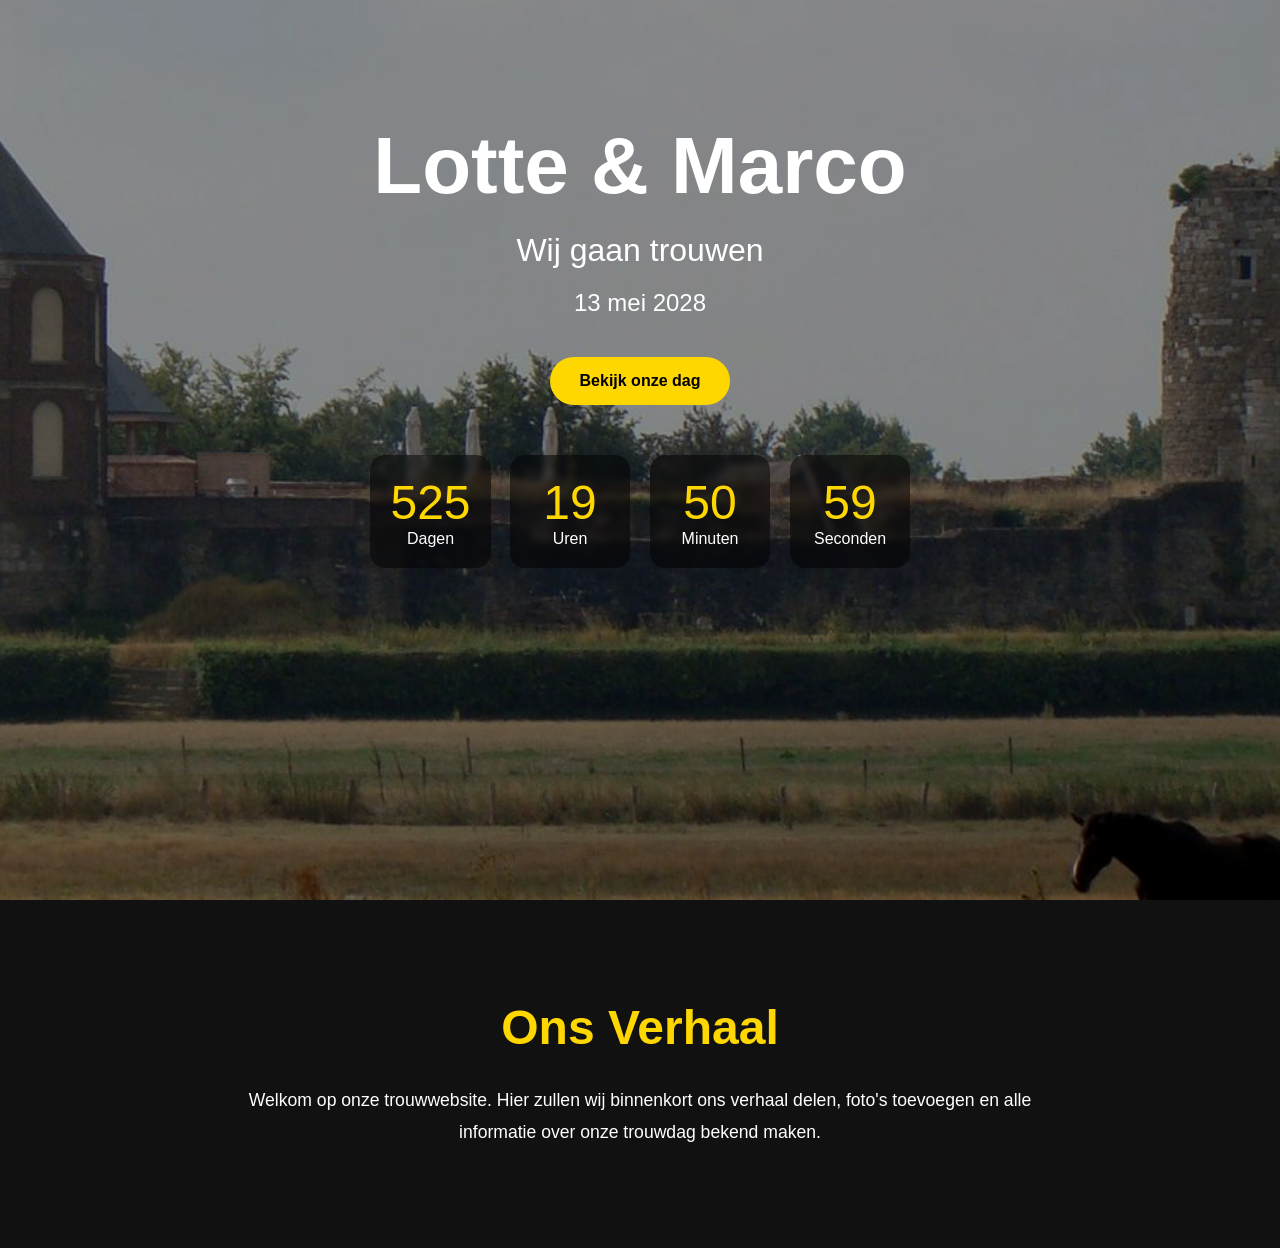
<file: index.html>
<!DOCTYPE html>
<html lang="nl">

<head>
    <meta charset="UTF-8">
    <meta name="viewport" content="width=device-width, initial-scale=1.0">
    <title>Lotte & Marco | Trouwen</title>

    <link rel="stylesheet" href="style.css">
</head>

<body>

    <section class="hero">

        <div class="overlay">

            <h1>Lotte & Marco</h1>

            <p class="subtitle">
                Wij gaan trouwen
            </p>

            <p class="date">
                13 mei 2028
            </p>

            <a href="timeline.html" class="button">
                Bekijk onze dag
            </a>

            <div id="timer">

                <div>
                    <span id="days">0</span>
                    <p>Dagen</p>
                </div>

                <div>
                    <span id="hours">0</span>
                    <p>Uren</p>
                </div>

                <div>
                    <span id="minutes">0</span>
                    <p>Minuten</p>
                </div>

                <div>
                    <span id="seconds">0</span>
                    <p>Seconden</p>
                </div>

            </div>

        </div>

    </section>

    <section id="story">

        <h2>Ons Verhaal</h2>

        <p>
            Welkom op onze trouwwebsite.
            Hier zullen wij binnenkort ons verhaal delen,
            foto's toevoegen en alle informatie over onze
            trouwdag bekend maken.
        </p>

    </section>

    <script src="script.js"></script>

</body>

</html>
</file>
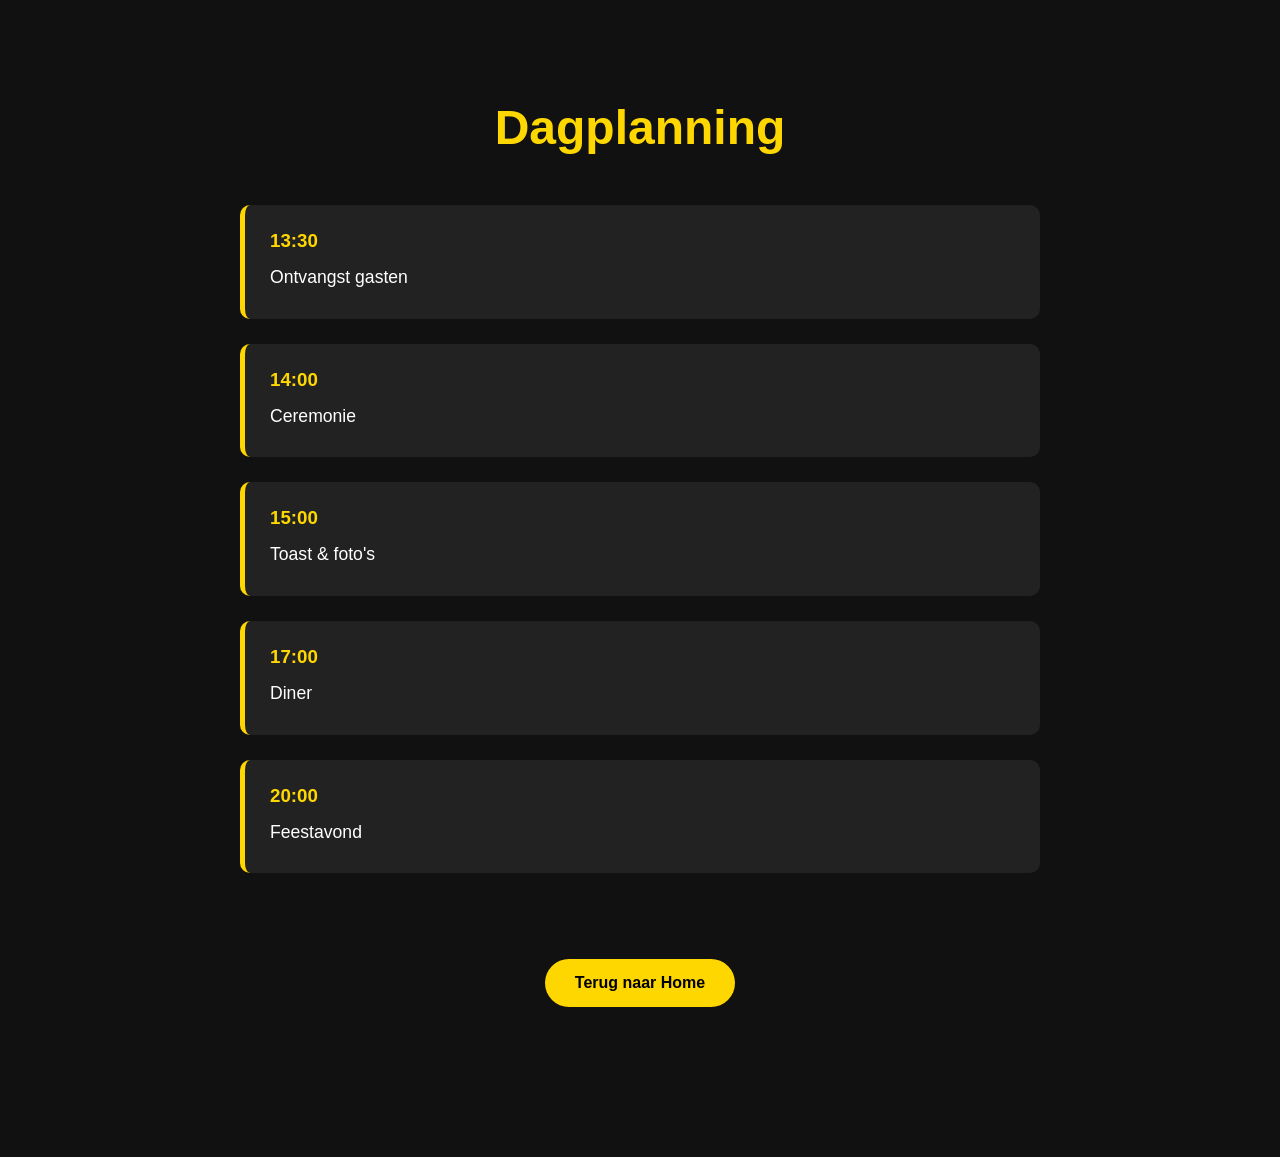
<file: timeline.html>
<!DOCTYPE html>
<html lang="nl">

<head>
    <meta charset="UTF-8">
    <meta name="viewport" content="width=device-width, initial-scale=1.0">

    <title>Onze Trouwdag</title>

    <link rel="stylesheet" href="style.css">
</head>

<body>

    <section id="story">

        <h2>Dagplanning</h2>

        <div class="timeline">

            <div class="timeline-item">
                <h3>13:30</h3>
                <p>Ontvangst gasten</p>
            </div>

            <div class="timeline-item">
                <h3>14:00</h3>
                <p>Ceremonie</p>
            </div>

            <div class="timeline-item">
                <h3>15:00</h3>
                <p>Toast & foto's</p>
            </div>

            <div class="timeline-item">
                <h3>17:00</h3>
                <p>Diner</p>
            </div>

            <div class="timeline-item">
                <h3>20:00</h3>
                <p>Feestavond</p>
            </div>

        </div>

        <br><br>

        <a href="index.html" class="button">
            Terug naar Home
        </a>

    </section>

</body>

</html>
</file>
<file: style.css>
*{
    margin:0;
    padding:0;
    box-sizing:border-box;
}

body{
    font-family:Arial, sans-serif;
    background:#111;
    color:white;
}

.hero{
    height:100vh;

    background-image:
    linear-gradient(
    rgba(0,0,0,0.4),
    rgba(0,0,0,0.4)),
    url("images/website achtergond(en)/Montfort-Banner.jpg");

    background-size:cover;
    background-position:center;

    display:flex;

    justify-content:center;
    align-items:flex-start;

    text-align:center;
}

.overlay{
    max-width:1000px;
    margin-top:120px;
}

h1{
    font-size:5rem;
    margin-bottom:20px;
}

.subtitle{
    font-size:2rem;
    margin-bottom:20px;
}

.date{
    font-size:1.5rem;
    margin-bottom:40px;
}

.button{
    display:inline-block;

    background:gold;
    color:black;

    padding:15px 30px;

    text-decoration:none;
    border-radius:50px;

    font-weight:bold;

    margin-bottom:50px;
}

#timer{
    display:flex;
    justify-content:center;
    gap:20px;
    flex-wrap:wrap;
}

#timer div{

    background:rgba(0,0,0,0.5);

    backdrop-filter:blur(3px);

    padding:20px;

    border-radius:15px;

    min-width:120px;
}

#timer span{
    font-size:3rem;
    color:gold;
}

#story{
    max-width:900px;
    margin:auto;

    padding:100px 30px;

    text-align:center;
}

#story h2{
    color:gold;
    margin-bottom:30px;

    font-size:3rem;
}

#story p{
    line-height:1.8;
    font-size:1.1rem;
}

@media(max-width:768px){

    h1{
        font-size:3rem;
    }

    .subtitle{
        font-size:1.5rem;
    }

    .overlay{
        margin-top:80px;
        padding:20px;
    }

    #timer div{
        min-width:100px;
    }

}
.timeline{

    max-width:800px;

    margin:50px auto;

    display:flex;

    flex-direction:column;

    gap:25px;
}

.timeline-item{

    background:#222;

    border-left:5px solid gold;

    padding:25px;

    border-radius:10px;

    text-align:left;
}

.timeline-item h3{

    color:gold;

    margin-bottom:10px;
}
</file>
